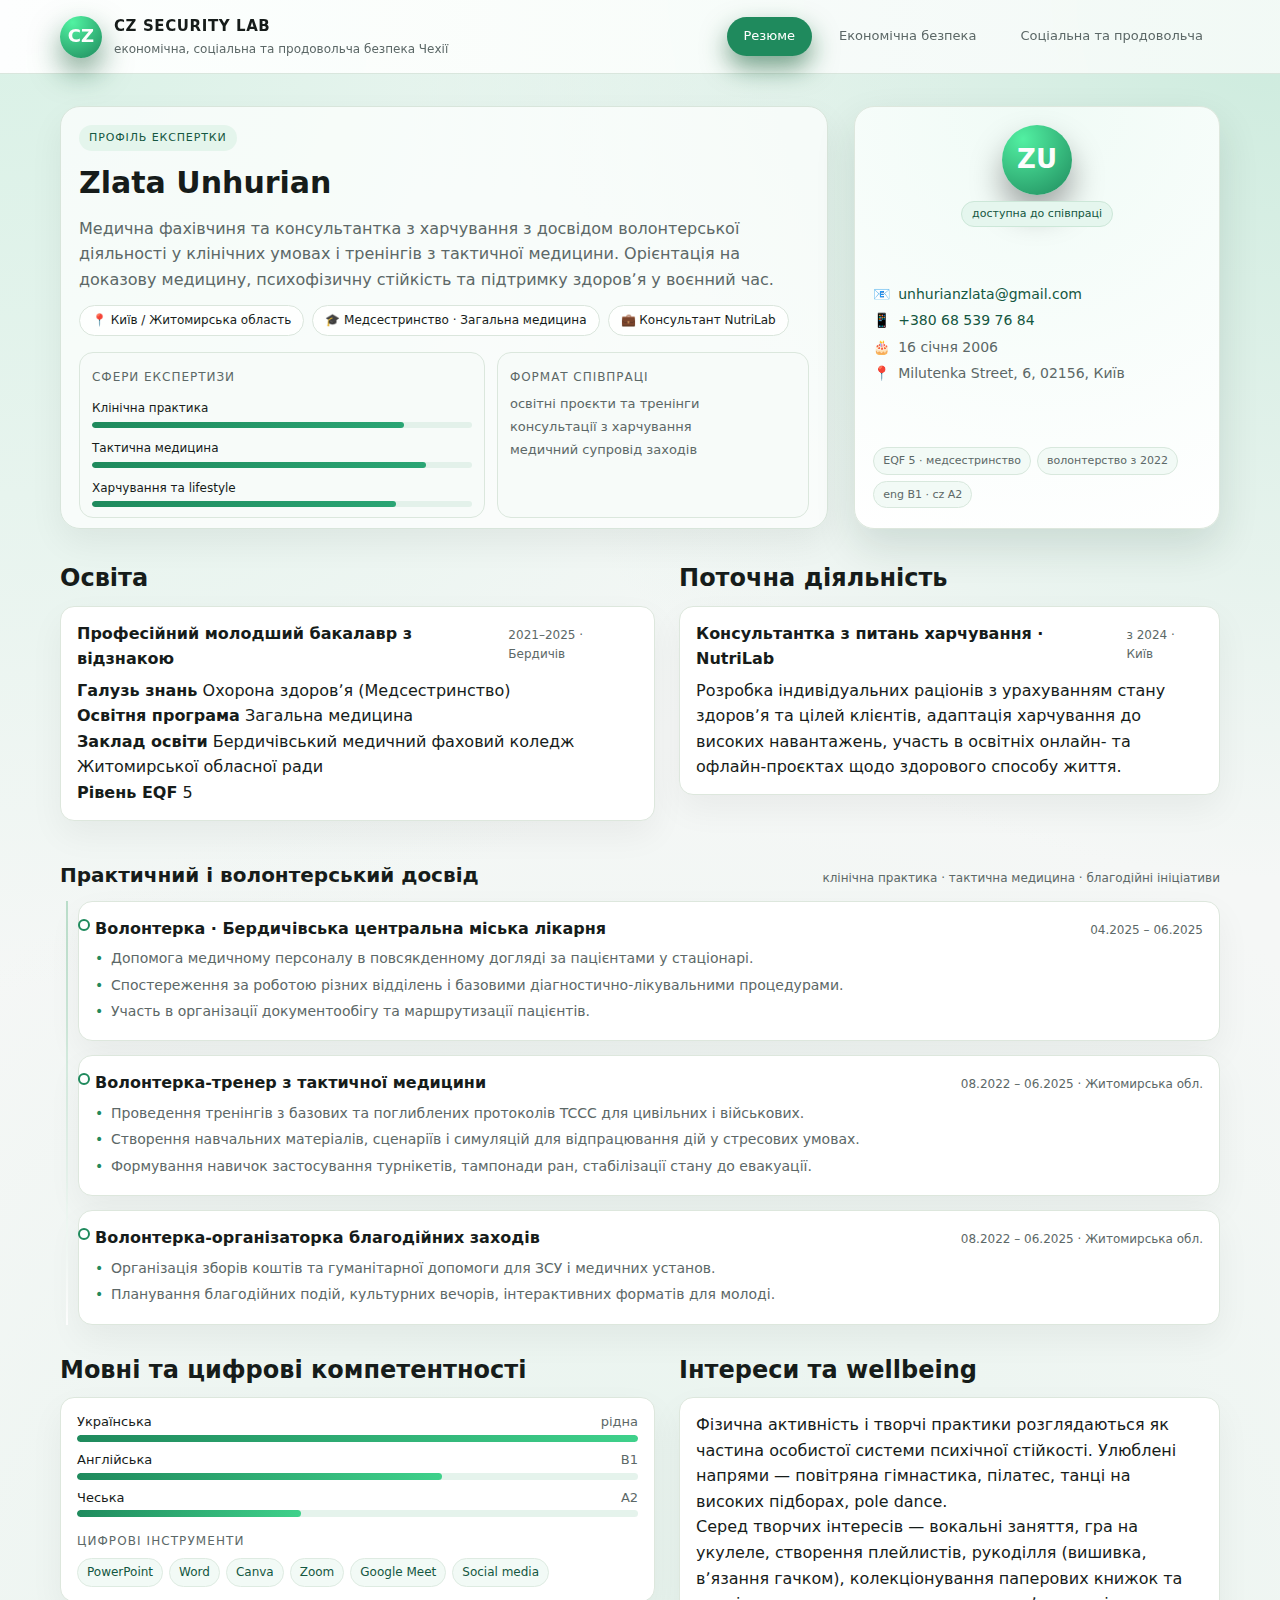
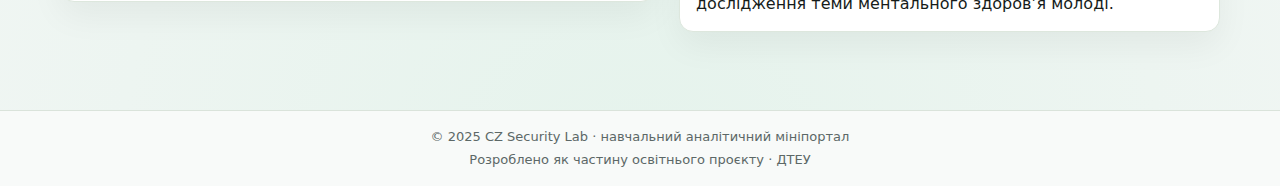
<file: index.html>
<!DOCTYPE html>
<html lang="uk">
<head>
    <meta charset="UTF-8">
    <title>Резюме – Zlata Unhurian | CZ Security Lab</title>
    <meta name="viewport" content="width=device-width, initial-scale=1.0">
    <meta name="description" content="Професійне резюме та короткий профіль Zlata Unhurian у контексті аналітики безпеки Чехії.">
    <link rel="stylesheet" href="css/style.css">
</head>
<body>
<header class="site-header">
    <div class="container header-inner">
        <a href="index.html" class="brand-link">
            <div class="brand-logo">CZ</div>
            <div class="brand-text">
                <span class="brand-title">CZ Security Lab</span>
                <span class="brand-subtitle">економічна, соціальна та продовольча безпека Чехії</span>
            </div>
        </a>
        <nav class="main-nav">
            <button class="nav-toggle" aria-label="Меню">
                <span></span><span></span><span></span>
            </button>
            <ul class="nav-list">
                <li><a href="index.html" class="active">Резюме</a></li>
                <li><a href="finance.html">Економічна безпека</a></li>
                <li><a href="social.html">Соціальна та продовольча</a></li>
            </ul>
        </nav>
    </div>
</header>

<main class="content container">
    <section class="hero hero--resume">
        <div class="hero-main">
            <div class="hero-tag">Профіль експертки</div>
            <h1>Zlata Unhurian</h1>
            <p class="hero-lead">Медична фахівчиня та консультантка з харчування з досвідом волонтерської діяльності у клінічних умовах і тренінгів з тактичної медицини. Орієнтація на доказову медицину, психофізичну стійкість та підтримку здоровʼя у воєнний час.</p>
            <div class="hero-meta-row">
                <div class="meta-pill">📍 Київ / Житомирська область</div>
                <div class="meta-pill">🎓 Медсестринство · Загальна медицина</div>
                <div class="meta-pill">💼 Консультант NutriLab</div>
            </div>
            <div class="hero-infographic">
                <div class="mini-card">
                    <span class="mini-label">Сфери експертизи</span>
                    <div class="mini-bars">
                        <div class="mini-bar">
                            <span>Клінічна практика</span>
                            <div class="bar-track"><div class="bar-fill" style="width: 82%"></div></div>
                        </div>
                        <div class="mini-bar">
                            <span>Тактична медицина</span>
                            <div class="bar-track"><div class="bar-fill" style="width: 88%"></div></div>
                        </div>
                        <div class="mini-bar">
                            <span>Харчування та lifestyle</span>
                            <div class="bar-track"><div class="bar-fill" style="width: 80%"></div></div>
                        </div>
                    </div>
                </div>
                <div class="mini-card">
                    <span class="mini-label">Формат співпраці</span>
                    <ul class="mini-list">
                        <li>освітні проєкти та тренінги</li>
                        <li>консультації з харчування</li>
                        <li>медичний супровід заходів</li>
                    </ul>
                </div>
            </div>
        </div>
        <aside class="hero-aside">
            <div class="avatar-wrapper">
                <div class="avatar-circle">ZU</div>
                <span class="avatar-badge">доступна до співпраці</span>
            </div>
            <ul class="contact-list">
                <li><span>📧</span><a href="mailto:unhurianzlata@gmail.com">unhurianzlata@gmail.com</a></li>
                <li><span>📱</span><a href="tel:+380685397684">+380 68 539 76 84</a></li>
                <li><span>🎂</span>16 січня 2006</li>
                <li><span>📍</span>Milutenka Street, 6, 02156, Київ</li>
            </ul>
            <div class="resume-badges">
                <span>EQF 5 · медсестринство</span>
                <span>волонтерство з 2022</span>
                <span>eng B1 · cz A2</span>
            </div>
        </aside>
    </section>

    <section class="grid-2 gap-24">
        <section class="card-block">
            <h2>Освіта</h2>
            <article class="item-card">
                <header class="item-header">
                    <h3>Професійний молодший бакалавр з відзнакою</h3>
                    <span class="item-dates">2021–2025 · Бердичів</span>
                </header>
                <p><strong>Галузь знань</strong> Охорона здоровʼя (Медсестринство)</p>
                <p><strong>Освітня програма</strong> Загальна медицина</p>
                <p><strong>Заклад освіти</strong> Бердичівський медичний фаховий коледж Житомирської обласної ради</p>
                <p><strong>Рівень EQF</strong> 5</p>
            </article>
        </section>

        <section class="card-block">
            <h2>Поточна діяльність</h2>
            <article class="item-card">
                <header class="item-header">
                    <h3>Консультантка з питань харчування · NutriLab</h3>
                    <span class="item-dates">з 2024 · Київ</span>
                </header>
                <p>Розробка індивідуальних раціонів з урахуванням стану здоровʼя та цілей клієнтів, адаптація харчування до високих навантажень, участь в освітніх онлайн- та офлайн-проєктах щодо здорового способу життя.</p>
            </article>
        </section>
    </section>

    <section class="resume-section">
        <div class="section-header-inline">
            <h2>Практичний і волонтерський досвід</h2>
            <span class="section-note">клінічна практика · тактична медицина · благодійні ініціативи</span>
        </div>

        <div class="timeline">
            <div class="timeline-item">
                <div class="timeline-dot"></div>
                <div class="timeline-content item-card">
                    <header class="item-header">
                        <h3>Волонтерка · Бердичівська центральна міська лікарня</h3>
                        <span class="item-dates">04.2025 – 06.2025</span>
                    </header>
                    <ul class="nice-list">
                        <li>Допомога медичному персоналу в повсякденному догляді за пацієнтами у стаціонарі.</li>
                        <li>Спостереження за роботою різних відділень і базовими діагностично-лікувальними процедурами.</li>
                        <li>Участь в організації документообігу та маршрутизації пацієнтів.</li>
                    </ul>
                </div>
            </div>

            <div class="timeline-item">
                <div class="timeline-dot"></div>
                <div class="timeline-content item-card">
                    <header class="item-header">
                        <h3>Волонтерка-тренер з тактичної медицини</h3>
                        <span class="item-dates">08.2022 – 06.2025 · Житомирська обл.</span>
                    </header>
                    <ul class="nice-list">
                        <li>Проведення тренінгів з базових та поглиблених протоколів TCCC для цивільних і військових.</li>
                        <li>Створення навчальних матеріалів, сценаріїв і симуляцій для відпрацювання дій у стресових умовах.</li>
                        <li>Формування навичок застосування турнікетів, тампонади ран, стабілізації стану до евакуації.</li>
                    </ul>
                </div>
            </div>

            <div class="timeline-item">
                <div class="timeline-dot"></div>
                <div class="timeline-content item-card">
                    <header class="item-header">
                        <h3>Волонтерка-організаторка благодійних заходів</h3>
                        <span class="item-dates">08.2022 – 06.2025 · Житомирська обл.</span>
                    </header>
                    <ul class="nice-list">
                        <li>Організація зборів коштів та гуманітарної допомоги для ЗСУ і медичних установ.</li>
                        <li>Планування благодійних подій, культурних вечорів, інтерактивних форматів для молоді.</li>
                    </ul>
                </div>
            </div>
        </div>
    </section>

    <section class="grid-2 gap-24">
        <section class="card-block">
            <h2>Мовні та цифрові компетентності</h2>
            <div class="item-card">
                <div class="skills-rows">
                    <div class="skill-row">
                        <div class="skill-caption">
                            <span class="skill-name">Українська</span>
                            <span class="skill-level">рідна</span>
                        </div>
                        <div class="skill-track"><div class="skill-fill" style="width: 100%"></div></div>
                    </div>
                    <div class="skill-row">
                        <div class="skill-caption">
                            <span class="skill-name">Англійська</span>
                            <span class="skill-level">B1</span>
                        </div>
                        <div class="skill-track"><div class="skill-fill" style="width: 65%"></div></div>
                    </div>
                    <div class="skill-row">
                        <div class="skill-caption">
                            <span class="skill-name">Чеська</span>
                            <span class="skill-level">A2</span>
                        </div>
                        <div class="skill-track"><div class="skill-fill" style="width: 40%"></div></div>
                    </div>
                </div>

                <div class="tags-block">
                    <span class="tags-title">Цифрові інструменти</span>
                    <ul class="tags">
                        <li>PowerPoint</li>
                        <li>Word</li>
                        <li>Canva</li>
                        <li>Zoom</li>
                        <li>Google Meet</li>
                        <li>Social media</li>
                    </ul>
                </div>
            </div>
        </section>

        <section class="card-block">
            <h2>Інтереси та wellbeing</h2>
            <div class="item-card">
                <p>Фізична активність і творчі практики розглядаються як частина особистої системи психічної стійкості. Улюблені напрями — повітряна гімнастика, пілатес, танці на високих підборах, pole dance.</p>
                <p>Серед творчих інтересів — вокальні заняття, гра на укулеле, створення плейлистів, рукоділля (вишивка, вʼязання гачком), колекціонування паперових книжок та дослідження теми ментального здоровʼя молоді.</p>
            </div>
        </section>
    </section>
</main>

<footer class="site-footer">
    <div class="container footer-inner">
        <p>© 2025 CZ Security Lab · навчальний аналітичний мініпортал</p>
        <p>Розроблено як частину освітнього проєкту · ДТЕУ</p>
    </div>
</footer>

<script src="js/script.js"></script>
</body>
</html>
</file>
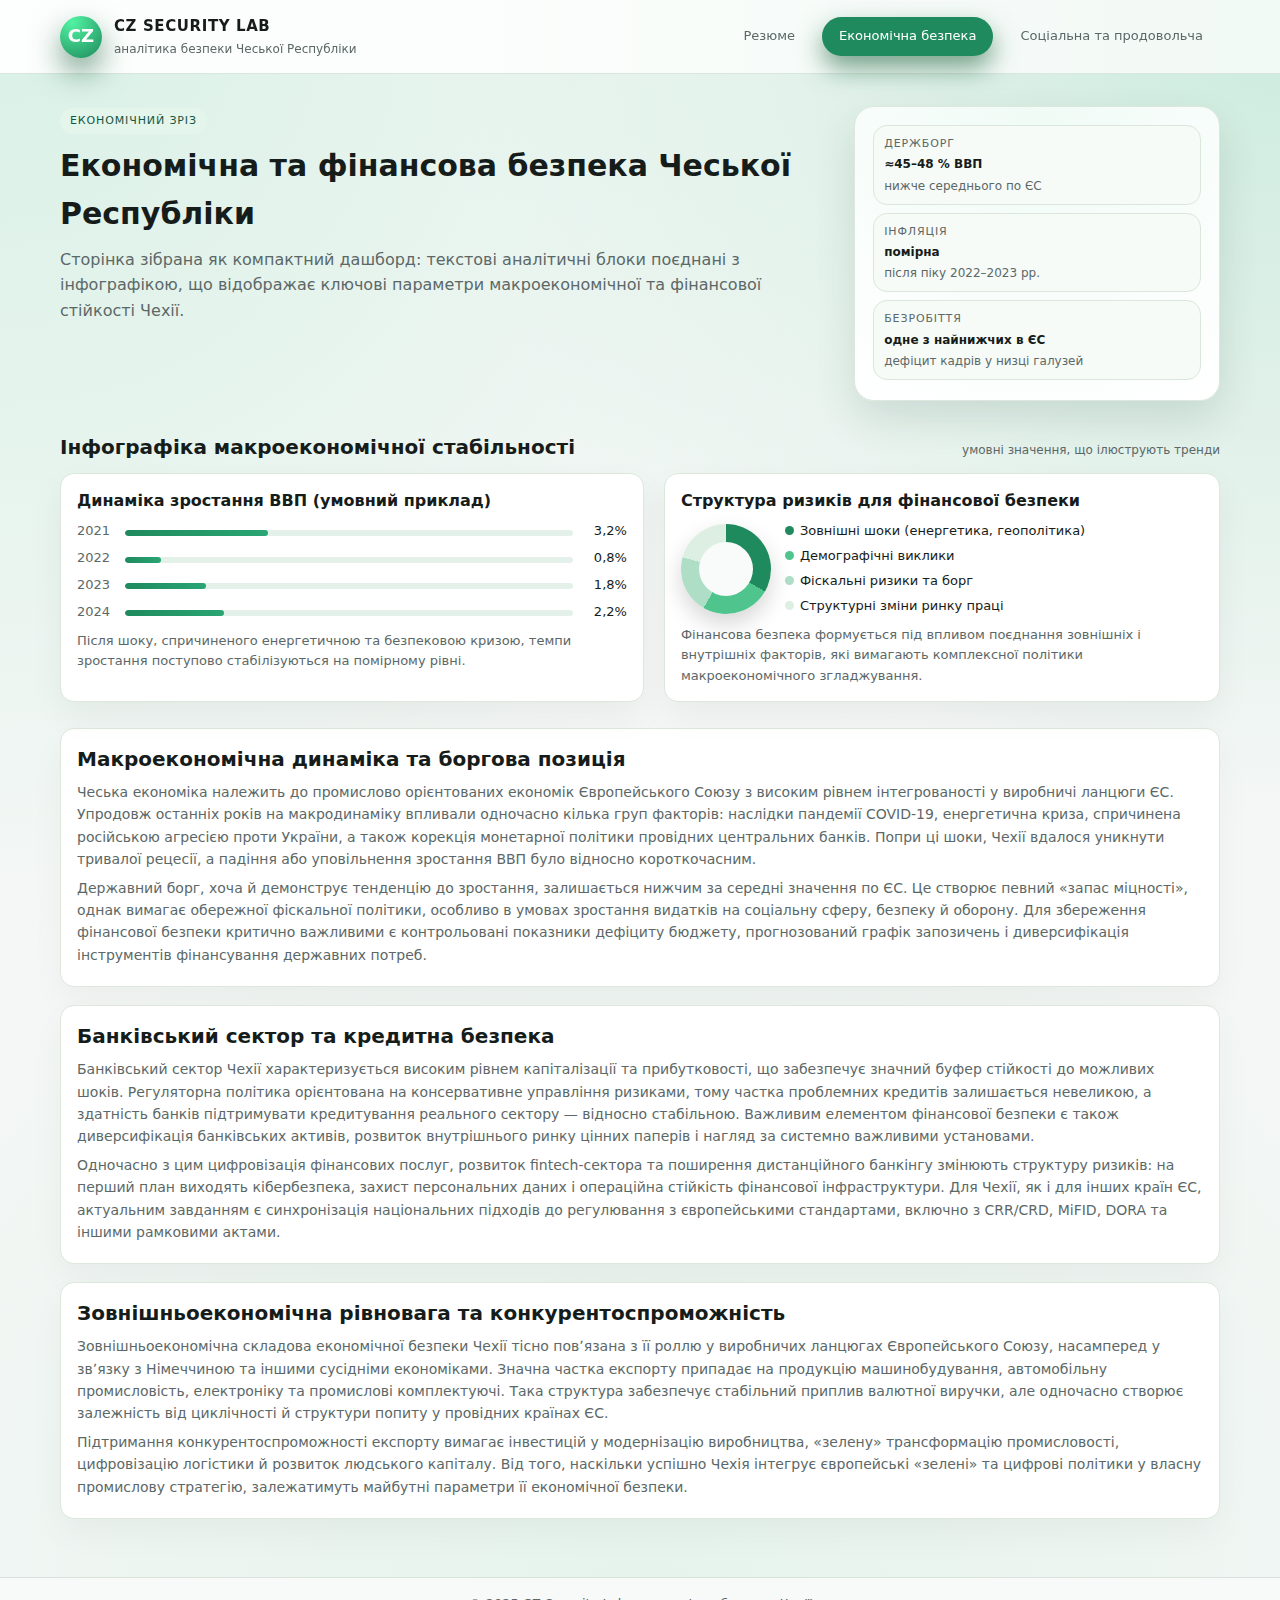
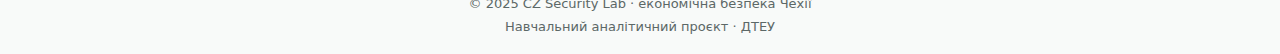
<file: finance.html>
<!DOCTYPE html>
<html lang="uk">
<head>
    <meta charset="UTF-8">
    <title>Економічна безпека Чехії | CZ Security Lab</title>
    <meta name="viewport" content="width=device-width, initial-scale=1.0">
    <meta name="description" content="Аналітичний зріз економічної та фінансової безпеки Чеської Республіки з інфографікою.">
    <link rel="stylesheet" href="css/style.css">
</head>
<body>
<header class="site-header">
    <div class="container header-inner">
        <a href="index.html" class="brand-link">
            <div class="brand-logo">CZ</div>
            <div class="brand-text">
                <span class="brand-title">CZ Security Lab</span>
                <span class="brand-subtitle">аналітика безпеки Чеської Республіки</span>
            </div>
        </a>
        <nav class="main-nav">
            <button class="nav-toggle" aria-label="Меню">
                <span></span><span></span><span></span>
            </button>
            <ul class="nav-list">
                <li><a href="index.html">Резюме</a></li>
                <li><a href="finance.html" class="active">Економічна безпека</a></li>
                <li><a href="social.html">Соціальна та продовольча</a></li>
            </ul>
        </nav>
    </div>
</header>

<main class="content container">
    <section class="hero hero--analytics">
        <div class="hero-main">
            <div class="hero-tag">Економічний зріз</div>
            <h1>Економічна та фінансова безпека Чеської Республіки</h1>
            <p class="hero-lead">Сторінка зібрана як компактний дашборд: текстові аналітичні блоки поєднані з інфографікою, що відображає ключові параметри макроекономічної та фінансової стійкості Чехії.</p>
        </div>
        <aside class="hero-aside hero-aside--compact">
            <div class="kpi-grid">
                <div class="kpi-pill">
                    <span class="kpi-label">Держборг</span>
                    <span class="kpi-value">≈45–48 % ВВП</span>
                    <span class="kpi-note">нижче середнього по ЄС</span>
                </div>
                <div class="kpi-pill">
                    <span class="kpi-label">Інфляція</span>
                    <span class="kpi-value">помірна</span>
                    <span class="kpi-note">після піку 2022–2023 рр.</span>
                </div>
                <div class="kpi-pill">
                    <span class="kpi-label">Безробіття</span>
                    <span class="kpi-value">одне з найнижчих в ЄС</span>
                    <span class="kpi-note">дефіцит кадрів у низці галузей</span>
                </div>
            </div>
        </aside>
    </section>

    <section class="infograph-section">
        <div class="section-header-inline">
            <h2>Інфографіка макроекономічної стабільності</h2>
            <span class="section-note">умовні значення, що ілюструють тренди</span>
        </div>
        <div class="infograph-grid">
            <div class="infograph-card">
                <h3>Динаміка зростання ВВП (умовний приклад)</h3>
                <div class="bar-chart">
                    <div class="bar-row">
                        <span class="bar-label">2021</span>
                        <div class="bar-track"><div class="bar-fill" style="width: 32%"></div></div>
                        <span class="bar-value">3,2%</span>
                    </div>
                    <div class="bar-row">
                        <span class="bar-label">2022</span>
                        <div class="bar-track"><div class="bar-fill" style="width: 8%"></div></div>
                        <span class="bar-value">0,8%</span>
                    </div>
                    <div class="bar-row">
                        <span class="bar-label">2023</span>
                        <div class="bar-track"><div class="bar-fill" style="width: 18%"></div></div>
                        <span class="bar-value">1,8%</span>
                    </div>
                    <div class="bar-row">
                        <span class="bar-label">2024</span>
                        <div class="bar-track"><div class="bar-fill" style="width: 22%"></div></div>
                        <span class="bar-value">2,2%</span>
                    </div>
                </div>
                <p class="infograph-caption">Після шоку, спричиненого енергетичною та безпековою кризою, темпи зростання поступово стабілізуються на помірному рівні.</p>
            </div>

            <div class="infograph-card">
                <h3>Структура ризиків для фінансової безпеки</h3>
                <div class="risk-pie">
                    <div class="risk-pie-circle">
                        <div class="risk-sector risk-sector--a"></div>
                        <div class="risk-sector risk-sector--b"></div>
                        <div class="risk-sector risk-sector--c"></div>
                        <div class="risk-sector risk-sector--d"></div>
                    </div>
                    <ul class="risk-legend">
                        <li><span class="legend-dot legend-a"></span>Зовнішні шоки (енергетика, геополітика)</li>
                        <li><span class="legend-dot legend-b"></span>Демографічні виклики</li>
                        <li><span class="legend-dot legend-c"></span>Фіскальні ризики та борг</li>
                        <li><span class="legend-dot legend-d"></span>Структурні зміни ринку праці</li>
                    </ul>
                </div>
                <p class="infograph-caption">Фінансова безпека формується під впливом поєднання зовнішніх і внутрішніх факторів, які вимагають комплексної політики макроекономічного згладжування.</p>
            </div>
        </div>
    </section>

    <section class="analysis-section">
        <h2>Макроекономічна динаміка та боргова позиція</h2>
        <p>Чеська економіка належить до промислово орієнтованих економік Європейського Союзу з високим рівнем інтегрованості у виробничі ланцюги ЄС. Упродовж останніх років на макродинаміку впливали одночасно кілька груп факторів: наслідки пандемії COVID-19, енергетична криза, спричинена російською агресією проти України, а також корекція монетарної політики провідних центральних банків. Попри ці шоки, Чехії вдалося уникнути тривалої рецесії, а падіння або уповільнення зростання ВВП було відносно короткочасним.</p>
        <p>Державний борг, хоча й демонструє тенденцію до зростання, залишається нижчим за середні значення по ЄС. Це створює певний «запас міцності», однак вимагає обережної фіскальної політики, особливо в умовах зростання видатків на соціальну сферу, безпеку й оборону. Для збереження фінансової безпеки критично важливими є контрольовані показники дефіциту бюджету, прогнозований графік запозичень і диверсифікація інструментів фінансування державних потреб.</p>
    </section>

    <section class="analysis-section">
        <h2>Банківський сектор та кредитна безпека</h2>
        <p>Банківський сектор Чехії характеризується високим рівнем капіталізації та прибутковості, що забезпечує значний буфер стійкості до можливих шоків. Регуляторна політика орієнтована на консервативне управління ризиками, тому частка проблемних кредитів залишається невеликою, а здатність банків підтримувати кредитування реального сектору — відносно стабільною. Важливим елементом фінансової безпеки є також диверсифікація банківських активів, розвиток внутрішнього ринку цінних паперів і нагляд за системно важливими установами.</p>
        <p>Одночасно з цим цифровізація фінансових послуг, розвиток fintech-сектора та поширення дистанційного банкінгу змінюють структуру ризиків: на перший план виходять кібербезпека, захист персональних даних і операційна стійкість фінансової інфраструктури. Для Чехії, як і для інших країн ЄС, актуальним завданням є синхронізація національних підходів до регулювання з європейськими стандартами, включно з CRR/CRD, MiFID, DORA та іншими рамковими актами.</p>
    </section>

    <section class="analysis-section">
        <h2>Зовнішньоекономічна рівновага та конкурентоспроможність</h2>
        <p>Зовнішньоекономічна складова економічної безпеки Чехії тісно повʼязана з її роллю у виробничих ланцюгах Європейського Союзу, насамперед у звʼязку з Німеччиною та іншими сусідніми економіками. Значна частка експорту припадає на продукцію машинобудування, автомобільну промисловість, електроніку та промислові комплектуючі. Така структура забезпечує стабільний приплив валютної виручки, але одночасно створює залежність від циклічності й структури попиту у провідних країнах ЄС.</p>
        <p>Підтримання конкурентоспроможності експорту вимагає інвестицій у модернізацію виробництва, «зелену» трансформацію промисловості, цифровізацію логістики й розвиток людського капіталу. Від того, наскільки успішно Чехія інтегрує європейські «зелені» та цифрові політики у власну промислову стратегію, залежатимуть майбутні параметри її економічної безпеки.</p>
    </section>
</main>

<footer class="site-footer">
    <div class="container footer-inner">
        <p>© 2025 CZ Security Lab · економічна безпека Чехії</p>
        <p>Навчальний аналітичний проєкт · ДТЕУ</p>
    </div>
</footer>

<script src="js/script.js"></script>
</body>
</html>
</file>
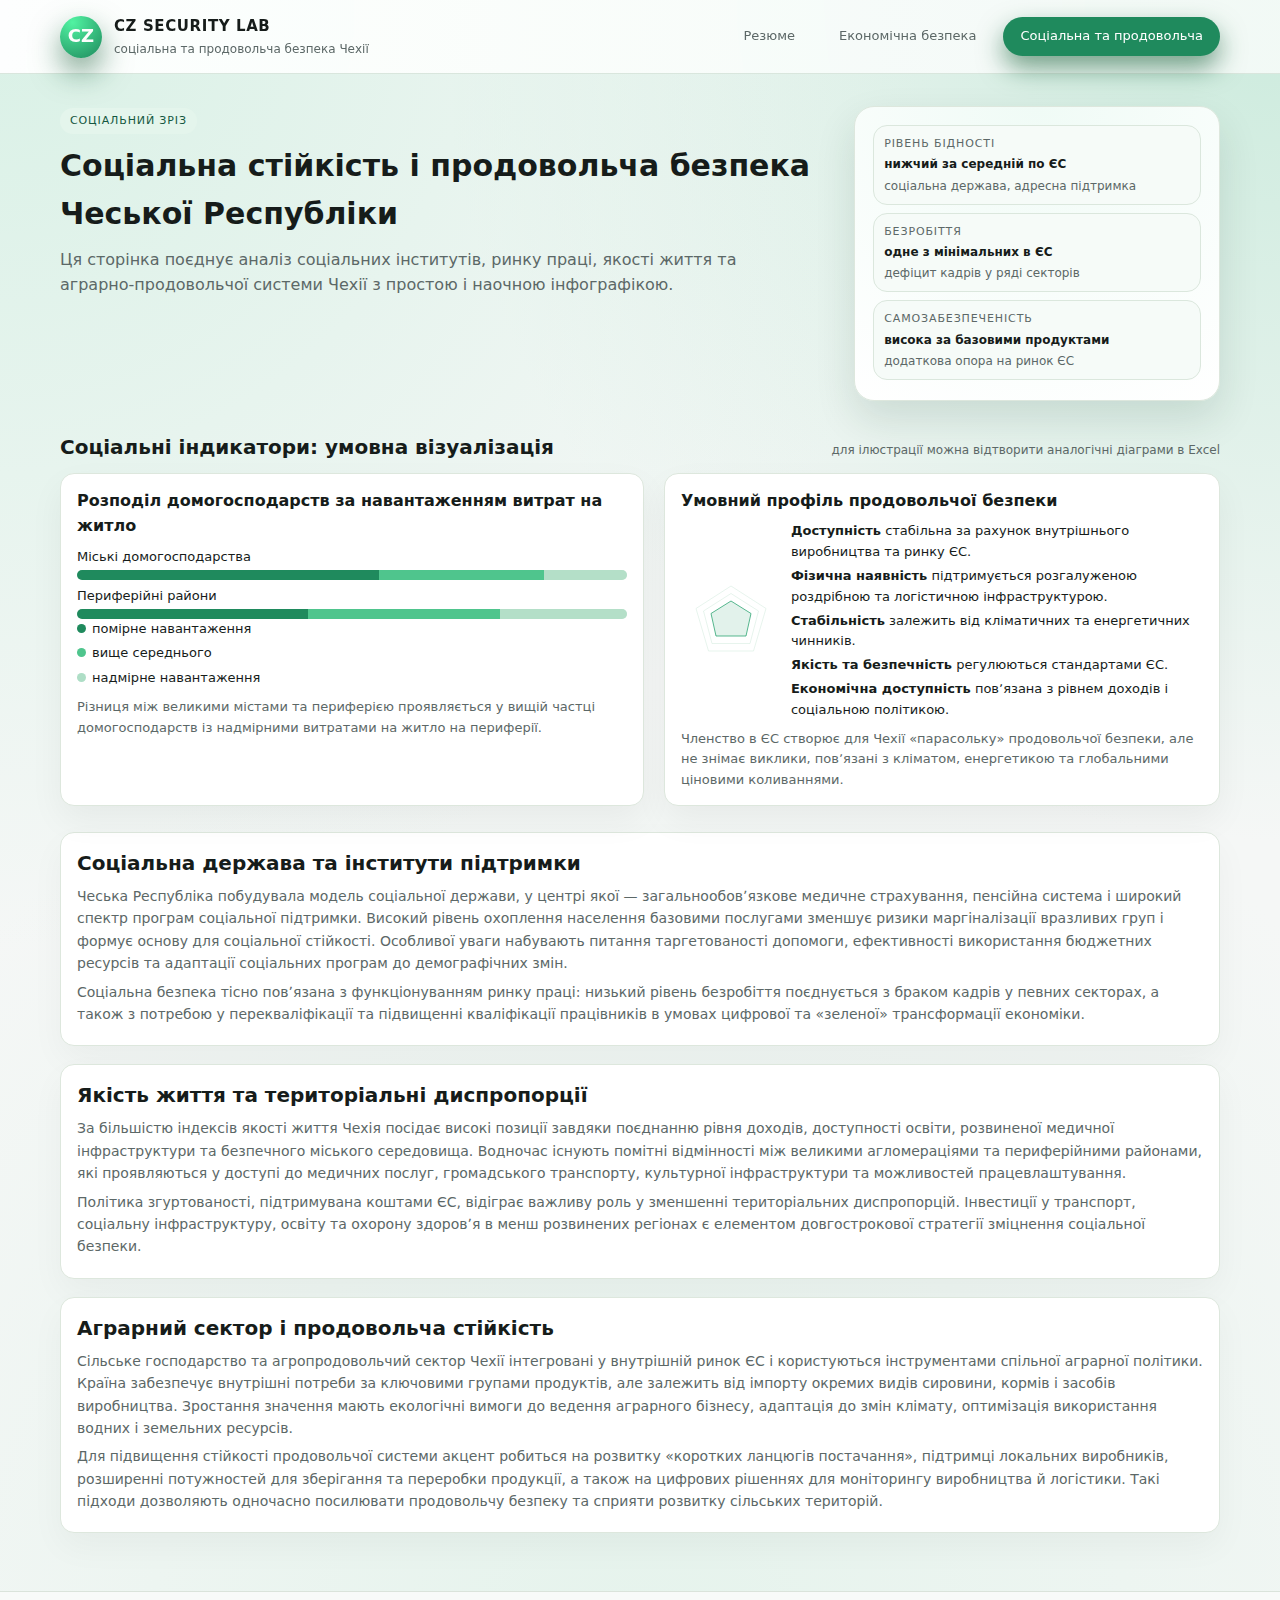
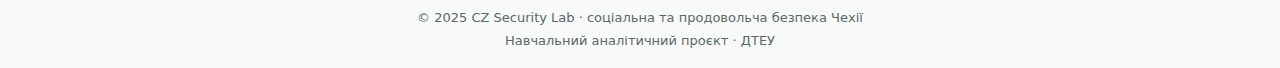
<file: social.html>
<!DOCTYPE html>
<html lang="uk">
<head>
    <meta charset="UTF-8">
    <title>Соціальна та продовольча безпека Чехії | CZ Security Lab</title>
    <meta name="viewport" content="width=device-width, initial-scale=1.0">
    <meta name="description" content="Соціальна стійкість, ринок праці та продовольча безпека Чехії з візуальними індикаторами.">
    <link rel="stylesheet" href="css/style.css">
</head>
<body>
<header class="site-header">
    <div class="container header-inner">
        <a href="index.html" class="brand-link">
            <div class="brand-logo">CZ</div>
            <div class="brand-text">
                <span class="brand-title">CZ Security Lab</span>
                <span class="brand-subtitle">соціальна та продовольча безпека Чехії</span>
            </div>
        </a>
        <nav class="main-nav">
            <button class="nav-toggle" aria-label="Меню">
                <span></span><span></span><span></span>
            </button>
            <ul class="nav-list">
                <li><a href="index.html">Резюме</a></li>
                <li><a href="finance.html">Економічна безпека</a></li>
                <li><a href="social.html" class="active">Соціальна та продовольча</a></li>
            </ul>
        </nav>
    </div>
</header>

<main class="content container">
    <section class="hero hero--analytics">
        <div class="hero-main">
            <div class="hero-tag">Соціальний зріз</div>
            <h1>Соціальна стійкість і продовольча безпека Чеської Республіки</h1>
            <p class="hero-lead">Ця сторінка поєднує аналіз соціальних інститутів, ринку праці, якості життя та аграрно-продовольчої системи Чехії з простою і наочною інфографікою.</p>
        </div>
        <aside class="hero-aside hero-aside--compact">
            <div class="kpi-grid">
                <div class="kpi-pill">
                    <span class="kpi-label">Рівень бідності</span>
                    <span class="kpi-value">нижчий за середній по ЄС</span>
                    <span class="kpi-note">соціальна держава, адресна підтримка</span>
                </div>
                <div class="kpi-pill">
                    <span class="kpi-label">Безробіття</span>
                    <span class="kpi-value">одне з мінімальних в ЄС</span>
                    <span class="kpi-note">дефіцит кадрів у ряді секторів</span>
                </div>
                <div class="kpi-pill">
                    <span class="kpi-label">Самозабезпеченість</span>
                    <span class="kpi-value">висока за базовими продуктами</span>
                    <span class="kpi-note">додаткова опора на ринок ЄС</span>
                </div>
            </div>
        </aside>
    </section>

    <section class="infograph-section">
        <div class="section-header-inline">
            <h2>Соціальні індикатори: умовна візуалізація</h2>
            <span class="section-note">для ілюстрації можна відтворити аналогічні діаграми в Excel</span>
        </div>

        <div class="infograph-grid">
            <div class="infograph-card">
                <h3>Розподіл домогосподарств за навантаженням витрат на житло</h3>
                <div class="stacked-bars">
                    <div class="stack-row">
                        <span class="stack-label">Міські домогосподарства</span>
                        <div class="stack-track">
                            <div class="stack-segment stack-a" style="width: 55%"></div>
                            <div class="stack-segment stack-b" style="width: 30%"></div>
                            <div class="stack-segment stack-c" style="width: 15%"></div>
                        </div>
                    </div>
                    <div class="stack-row">
                        <span class="stack-label">Периферійні райони</span>
                        <div class="stack-track">
                            <div class="stack-segment stack-a" style="width: 42%"></div>
                            <div class="stack-segment stack-b" style="width: 35%"></div>
                            <div class="stack-segment stack-c" style="width: 23%"></div>
                        </div>
                    </div>
                </div>
                <ul class="risk-legend">
                    <li><span class="legend-dot legend-a"></span>помірне навантаження</li>
                    <li><span class="legend-dot legend-b"></span>вище середнього</li>
                    <li><span class="legend-dot legend-c"></span>надмірне навантаження</li>
                </ul>
                <p class="infograph-caption">Різниця між великими містами та периферією проявляється у вищій частці домогосподарств із надмірними витратами на житло на периферії.</p>
            </div>

            <div class="infograph-card">
                <h3>Умовний профіль продовольчої безпеки</h3>
                <div class="radar-wrapper">
                    <svg viewBox="0 0 200 200" class="radar-chart" aria-hidden="true">
                        <polygon points="100,30 170,75 145,160 55,160 30,75"
                                 fill="none" stroke="#cfe8da" stroke-width="1"/>
                        <polygon points="100,45 155,80 138,145 62,145 45,80"
                                 fill="none" stroke="#cfe8da" stroke-width="1"/>
                        <polygon points="100,60 140,85 130,130 70,130 60,85"
                                 fill="#22a06b22" stroke="#22a06b" stroke-width="1.5"/>
                    </svg>
                    <ul class="radar-legend">
                        <li><strong>Доступність</strong> стабільна за рахунок внутрішнього виробництва та ринку ЄС.</li>
                        <li><strong>Фізична наявність</strong> підтримується розгалуженою роздрібною та логістичною інфраструктурою.</li>
                        <li><strong>Стабільність</strong> залежить від кліматичних та енергетичних чинників.</li>
                        <li><strong>Якість та безпечність</strong> регулюються стандартами ЄС.</li>
                        <li><strong>Економічна доступність</strong> повʼязана з рівнем доходів і соціальною політикою.</li>
                    </ul>
                </div>
                <p class="infograph-caption">Членство в ЄС створює для Чехії «парасольку» продовольчої безпеки, але не знімає виклики, повʼязані з кліматом, енергетикою та глобальними ціновими коливаннями.</p>
            </div>
        </div>
    </section>

    <section class="analysis-section">
        <h2>Соціальна держава та інститути підтримки</h2>
        <p>Чеська Республіка побудувала модель соціальної держави, у центрі якої — загальнообовʼязкове медичне страхування, пенсійна система і широкий спектр програм соціальної підтримки. Високий рівень охоплення населення базовими послугами зменшує ризики маргіналізації вразливих груп і формує основу для соціальної стійкості. Особливої уваги набувають питання таргетованості допомоги, ефективності використання бюджетних ресурсів та адаптації соціальних програм до демографічних змін.</p>
        <p>Соціальна безпека тісно повʼязана з функціонуванням ринку праці: низький рівень безробіття поєднується з браком кадрів у певних секторах, а також з потребою у перекваліфікації та підвищенні кваліфікації працівників в умовах цифрової та «зеленої» трансформації економіки.</p>
    </section>

    <section class="analysis-section">
        <h2>Якість життя та територіальні диспропорції</h2>
        <p>За більшістю індексів якості життя Чехія посідає високі позиції завдяки поєднанню рівня доходів, доступності освіти, розвиненої медичної інфраструктури та безпечного міського середовища. Водночас існують помітні відмінності між великими агломераціями та периферійними районами, які проявляються у доступі до медичних послуг, громадського транспорту, культурної інфраструктури та можливостей працевлаштування.</p>
        <p>Політика згуртованості, підтримувана коштами ЄС, відіграє важливу роль у зменшенні територіальних диспропорцій. Інвестиції у транспорт, соціальну інфраструктуру, освіту та охорону здоровʼя в менш розвинених регіонах є елементом довгострокової стратегії зміцнення соціальної безпеки.</p>
    </section>

    <section class="analysis-section">
        <h2>Аграрний сектор і продовольча стійкість</h2>
        <p>Сільське господарство та агропродовольчий сектор Чехії інтегровані у внутрішній ринок ЄС і користуються інструментами спільної аграрної політики. Країна забезпечує внутрішні потреби за ключовими групами продуктів, але залежить від імпорту окремих видів сировини, кормів і засобів виробництва. Зростання значення мають екологічні вимоги до ведення аграрного бізнесу, адаптація до змін клімату, оптимізація використання водних і земельних ресурсів.</p>
        <p>Для підвищення стійкості продовольчої системи акцент робиться на розвитку «коротких ланцюгів постачання», підтримці локальних виробників, розширенні потужностей для зберігання та переробки продукції, а також на цифрових рішеннях для моніторингу виробництва й логістики. Такі підходи дозволяють одночасно посилювати продовольчу безпеку та сприяти розвитку сільських територій.</p>
    </section>
</main>

<footer class="site-footer">
    <div class="container footer-inner">
        <p>© 2025 CZ Security Lab · соціальна та продовольча безпека Чехії</p>
        <p>Навчальний аналітичний проєкт · ДТЕУ</p>
    </div>
</footer>

<script src="js/script.js"></script>
</body>
</html>
</file>
<file: css/style.css>
*,
*::before,
*::after {
    box-sizing: border-box;
    margin: 0;
    padding: 0;
}

:root {
    --green-main: #1f8a5d;
    --green-main-soft: #2aa574;
    --green-dark: #145741;
    --green-light: #e7f5ee;
    --green-soft: #cde7d8;
    --bg-main: #f5f7f6;
    --bg-elevated: #ffffff;
    --border-soft: #dde7dd;
    --text-main: #161c1a;
    --text-muted: #5c6867;
    --accent-soft: #22a06b22;
    --white: #ffffff;
    --shadow-soft: 0 18px 40px rgba(4, 53, 31, 0.12);
    --radius-lg: 20px;
    --radius-md: 14px;
    --radius-sm: 9px;
}

html {
    scroll-behavior: smooth;
}

body {
    font-family: system-ui, -apple-system, BlinkMacSystemFont, "SF Pro Text", "Segoe UI", sans-serif;
    background:
        radial-gradient(circle at 0% 0%, #d9f1e6 0, transparent 45%),
        radial-gradient(circle at 100% 0%, #ccebdd 0, transparent 40%),
        radial-gradient(circle at 50% 100%, #e5f3ec 0, transparent 55%),
        #f5f7f6;
    color: var(--text-main);
    line-height: 1.6;
}

.container {
    width: min(1160px, 100%);
    margin: 0 auto;
    padding: 0 18px;
}

/* HEADER */

.site-header {
    position: sticky;
    top: 0;
    z-index: 50;
    background: linear-gradient(90deg, #ffffffee, #f4faf7ee);
    backdrop-filter: blur(10px);
    border-bottom: 1px solid #d9e6dd;
}

.header-inner {
    display: flex;
    align-items: center;
    justify-content: space-between;
    padding: 14px 0;
    gap: 18px;
}

.brand-link {
    display: inline-flex;
    align-items: center;
    gap: 12px;
    text-decoration: none;
    color: inherit;
}

.brand-logo {
    width: 42px;
    height: 42px;
    border-radius: 999px;
    background:
        radial-gradient(circle at 30% 15%, #51f3a2, #1f8a5d);
    display: flex;
    align-items: center;
    justify-content: center;
    color: #fdfdfd;
    font-weight: 700;
    box-shadow: 0 14px 30px rgba(11, 84, 45, 0.55);
    font-size: 18px;
}

.brand-text {
    display: flex;
    flex-direction: column;
    gap: 2px;
}

.brand-title {
    font-weight: 700;
    font-size: 15px;
    letter-spacing: 0.04em;
    text-transform: uppercase;
}

.brand-subtitle {
    font-size: 12px;
    color: var(--text-muted);
}

/* NAV */

.main-nav {
    display: flex;
    align-items: center;
    gap: 14px;
}

.nav-list {
    list-style: none;
    display: flex;
    gap: 10px;
}

.nav-list a {
    display: inline-flex;
    align-items: center;
    padding: 8px 16px;
    border-radius: 999px;
    border: 1px solid transparent;
    font-size: 13px;
    color: var(--text-muted);
    text-decoration: none;
    background: transparent;
    transition: 0.18s ease-in-out;
}

.nav-list a:hover {
    background: var(--green-light);
    border-color: var(--green-soft);
    color: var(--green-dark);
}

.nav-list a.active {
    background: var(--green-main);
    color: #fefefe;
    box-shadow: 0 12px 26px rgba(7, 85, 44, 0.55);
}

.nav-toggle {
    display: none;
    flex-direction: column;
    gap: 4px;
    padding: 7px 9px;
    border-radius: 999px;
    border: 1px solid #d7e5dd;
    background: #ffffff;
}

.nav-toggle span {
    width: 18px;
    height: 2px;
    border-radius: 99px;
    background: var(--green-dark);
}

/* CONTENT LAYOUT */

.content {
    padding: 32px 0 40px;
}

.hero {
    display: grid;
    grid-template-columns: minmax(0, 2.1fr) minmax(260px, 1fr);
    gap: 26px;
    align-items: stretch;
    margin-bottom: 30px;
}

.hero-main h1 {
    font-size: clamp(26px, 3.2vw, 30px);
    margin-bottom: 9px;
}

.hero-lead {
    color: var(--text-muted);
    max-width: 720px;
    margin-bottom: 12px;
}

.hero-tag {
    display: inline-flex;
    align-items: center;
    padding: 4px 10px;
    border-radius: 999px;
    background: #e4f5ec;
    color: var(--green-dark);
    font-size: 11px;
    text-transform: uppercase;
    letter-spacing: 0.08em;
    margin-bottom: 8px;
}

.hero-meta-row {
    display: flex;
    flex-wrap: wrap;
    gap: 8px;
    margin-bottom: 16px;
}

.meta-pill {
    padding: 5px 12px;
    border-radius: 999px;
    background: rgba(255,255,255,0.8);
    border: 1px solid #dbe6dd;
    font-size: 12px;
}

.hero-aside {
    background: radial-gradient(circle at top, #f0fbf6, #ffffff);
    border-radius: var(--radius-lg);
    padding: 18px 18px 20px;
    border: 1px solid var(--border-soft);
    box-shadow: var(--shadow-soft);
    display: flex;
    flex-direction: column;
    justify-content: space-between;
}

.hero-aside--compact {
    justify-content: flex-start;
    gap: 10px;
}

/* HERO RESUME */

.hero--resume .hero-main {
    padding: 16px 18px 10px;
    background: rgba(255,255,255,0.7);
    border-radius: var(--radius-lg);
    border: 1px solid #d8e5db;
    box-shadow: 0 14px 34px rgba(0,0,0,0.06);
}

.hero-infographic {
    display: grid;
    grid-template-columns: minmax(0, 1.3fr) minmax(0, 1fr);
    gap: 12px;
    margin-top: 8px;
}

.mini-card {
    background: #f7fbf9;
    border-radius: var(--radius-md);
    border: 1px solid #dbe7dd;
    padding: 10px 12px;
}

.mini-label {
    font-size: 12px;
    color: var(--text-muted);
    text-transform: uppercase;
    letter-spacing: 0.08em;
}

.mini-bars {
    margin-top: 6px;
    display: flex;
    flex-direction: column;
    gap: 6px;
}

.mini-bar span {
    font-size: 12px;
    color: var(--text-main);
}

.bar-track {
    width: 100%;
    height: 6px;
    border-radius: 999px;
    background: #e3f1ea;
    overflow: hidden;
    margin-top: 2px;
}

.bar-fill {
    height: 100%;
    border-radius: 999px;
    background: linear-gradient(90deg, var(--green-main), var(--green-main-soft));
}

.mini-list {
    list-style: none;
    margin-top: 6px;
    font-size: 13px;
    color: var(--text-muted);
}

.mini-list li + li {
    margin-top: 2px;
}

/* AVATAR / CONTACT */

.avatar-wrapper {
    display: flex;
    flex-direction: column;
    align-items: center;
    gap: 6px;
    margin-bottom: 10px;
}

.avatar-circle {
    width: 70px;
    height: 70px;
    border-radius: 999px;
    background:
        radial-gradient(circle at 30% 20%, #52f0a2, #1f8a5d);
    display: flex;
    align-items: center;
    justify-content: center;
    font-weight: 700;
    font-size: 26px;
    color: #fdfdfd;
    box-shadow: 0 18px 32px rgba(0,0,0,0.35);
}

.avatar-badge {
    font-size: 11px;
    padding: 3px 10px;
    border-radius: 999px;
    background: #e5f6ee;
    color: var(--green-dark);
    border: 1px solid #cce7d8;
}

.contact-list {
    list-style: none;
    font-size: 14px;
    margin-bottom: 8px;
}

.contact-list li {
    display: flex;
    align-items: baseline;
    gap: 8px;
    color: var(--text-muted);
    margin-bottom: 4px;
}

.contact-list a {
    color: var(--green-dark);
    text-decoration: none;
}

.contact-list a:hover {
    text-decoration: underline;
}

.resume-badges {
    display: flex;
    flex-wrap: wrap;
    gap: 6px;
    margin-top: 4px;
}

.resume-badges span {
    font-size: 11px;
    padding: 4px 9px;
    border-radius: 999px;
    background: #f2faf6;
    border: 1px solid #d8e8dd;
    color: var(--text-muted);
}

/* GENERIC SECTIONS */

.resume-section {
    margin-bottom: 26px;
}

.section-header-inline {
    display: flex;
    flex-wrap: wrap;
    align-items: baseline;
    justify-content: space-between;
    gap: 8px;
    margin-bottom: 10px;
}

.resume-section h2,
.analysis-section h2,
.infograph-section h2 {
    font-size: 20px;
}

.section-note {
    font-size: 12px;
    color: var(--text-muted);
}

.card-block h2 {
    margin-bottom: 8px;
}

/* CARDS */

.item-card {
    background: var(--bg-elevated);
    border-radius: var(--radius-md);
    border: 1px solid var(--border-soft);
    padding: 14px 16px;
    box-shadow: 0 14px 34px rgba(0,0,0,0.05);
    margin-bottom: 12px;
}

.item-header {
    display: flex;
    justify-content: space-between;
    align-items: baseline;
    gap: 12px;
    margin-bottom: 6px;
}

.item-header h3 {
    font-size: 16px;
}

.item-dates {
    font-size: 12px;
    color: var(--text-muted);
}

.nice-list {
    list-style: none;
    margin-top: 4px;
}

.nice-list li {
    position: relative;
    padding-left: 16px;
    font-size: 14px;
    color: var(--text-muted);
    margin-bottom: 4px;
}

.nice-list li::before {
    content: "•";
    position: absolute;
    left: 0;
    top: 0;
    color: var(--green-main);
}

/* GRID */

.grid-2 {
    display: grid;
    grid-template-columns: minmax(0, 1.1fr) minmax(0, 1fr);
}

.gap-24 {
    gap: 24px;
    margin-bottom: 26px;
}

/* TIMELINE */

.timeline {
    position: relative;
    padding-left: 18px;
}

.timeline::before {
    content: "";
    position: absolute;
    left: 6px;
    top: 0;
    bottom: 0;
    width: 2px;
    background: linear-gradient(to bottom, #b9ddc9, #ffffff);
}

.timeline-item {
    position: relative;
    margin-bottom: 14px;
}

.timeline-dot {
    position: absolute;
    left: 0;
    top: 18px;
    width: 12px;
    height: 12px;
    border-radius: 999px;
    background: #ffffff;
    border: 2px solid var(--green-main);
}

/* SKILLS */

.skills-rows {
    display: flex;
    flex-direction: column;
    gap: 8px;
    margin-bottom: 10px;
}

.skill-row {
    font-size: 13px;
}

.skill-caption {
    display: flex;
    justify-content: space-between;
    align-items: baseline;
    margin-bottom: 2px;
}

.skill-name {
    font-weight: 500;
}

.skill-level {
    color: var(--text-muted);
}

.skill-track {
    width: 100%;
    height: 7px;
    border-radius: 999px;
    background: #e5f3ec;
    overflow: hidden;
}

.skill-fill {
    height: 100%;
    border-radius: 999px;
    background: linear-gradient(90deg, var(--green-main), #3fd18b);
}

.tags-block {
    margin-top: 6px;
}

.tags-title {
    font-size: 12px;
    text-transform: uppercase;
    letter-spacing: 0.09em;
    color: var(--text-muted);
}

.tags {
    list-style: none;
    display: flex;
    flex-wrap: wrap;
    gap: 6px;
    margin-top: 5px;
}

.tags li {
    font-size: 12px;
    padding: 4px 9px;
    border-radius: 999px;
    background: #f2faf6;
    border: 1px solid #deebe2;
    color: var(--green-dark);
}

/* KPI GRID */

.kpi-grid {
    display: grid;
    grid-template-columns: minmax(0, 1fr);
    gap: 8px;
}

.kpi-pill {
    padding: 8px 10px;
    border-radius: var(--radius-md);
    background: #f6fbf8;
    border: 1px solid #dbe7dd;
    font-size: 12px;
}

.kpi-label {
    text-transform: uppercase;
    letter-spacing: 0.08em;
    color: var(--text-muted);
    font-size: 11px;
}

.kpi-value {
    display: block;
    font-weight: 600;
    margin: 2px 0;
}

.kpi-note {
    color: var(--text-muted);
}

/* INFOGRAPH SECTIONS */

.infograph-section {
    margin-bottom: 26px;
}

.infograph-grid {
    display: grid;
    grid-template-columns: minmax(0, 1.05fr) minmax(0, 1fr);
    gap: 20px;
    margin-top: 10px;
}

.infograph-card {
    background: var(--bg-elevated);
    border-radius: var(--radius-md);
    border: 1px solid var(--border-soft);
    padding: 14px 16px;
    box-shadow: 0 14px 34px rgba(0,0,0,0.05);
    font-size: 14px;
}

.infograph-card h3 {
    font-size: 16px;
    margin-bottom: 8px;
}

.infograph-caption {
    margin-top: 8px;
    font-size: 13px;
    color: var(--text-muted);
}

/* BAR CHART */

.bar-chart {
    margin-top: 6px;
    display: flex;
    flex-direction: column;
    gap: 6px;
}

.bar-row {
    display: grid;
    grid-template-columns: 42px minmax(0, 1fr) 48px;
    align-items: center;
    gap: 6px;
    font-size: 13px;
}

.bar-label {
    color: var(--text-muted);
}

.bar-value {
    text-align: right;
    font-variant-numeric: tabular-nums;
}

/* PIE / RISK */

.risk-pie {
    display: flex;
    gap: 14px;
    align-items: center;
    margin-top: 6px;
}

.risk-pie-circle {
    position: relative;
    width: 90px;
    height: 90px;
    border-radius: 999px;
    background: conic-gradient(
        #1f8a5d 0 120deg,
        #4fc58d 120deg 210deg,
        #aedec6 210deg 285deg,
        #ddeee3 285deg 360deg
    );
    box-shadow: 0 10px 22px rgba(0,0,0,0.16);
}

.risk-pie-circle::after {
    content: "";
    position: absolute;
    inset: 18px;
    border-radius: 999px;
    background: #f9fbfa;
}

.risk-legend {
    list-style: none;
    font-size: 13px;
}

.risk-legend li + li {
    margin-top: 4px;
}

.legend-dot {
    display: inline-block;
    width: 9px;
    height: 9px;
    border-radius: 999px;
    margin-right: 6px;
}

.legend-a { background: #1f8a5d; }
.legend-b { background: #4fc58d; }
.legend-c { background: #aedec6; }
.legend-d { background: #ddeee3; }

/* STACKED BARS */

.stacked-bars {
    margin-top: 6px;
    display: flex;
    flex-direction: column;
    gap: 6px;
}

.stack-row {
    font-size: 13px;
}

.stack-label {
    display: block;
    margin-bottom: 2px;
}

.stack-track {
    width: 100%;
    height: 10px;
    border-radius: 999px;
    overflow: hidden;
    background: #e2f1ea;
    display: flex;
}

.stack-segment {
    height: 100%;
}

.stack-a { background: #1f8a5d; }
.stack-b { background: #4fc58d; }
.stack-c { background: #b4dfc8; }

/* RADAR */

.radar-wrapper {
    display: grid;
    grid-template-columns: 100px minmax(0, 1fr);
    gap: 10px;
    align-items: center;
    margin-top: 6px;
}

.radar-chart {
    max-width: 100%;
    height: auto;
}

.radar-legend {
    list-style: none;
    font-size: 13px;
}

.radar-legend li + li {
    margin-top: 3px;
}

/* ANALYSIS SECTIONS */

.analysis-section {
    background: var(--bg-elevated);
    border-radius: var(--radius-md);
    border: 1px solid var(--border-soft);
    padding: 14px 16px;
    box-shadow: 0 14px 34px rgba(0,0,0,0.04);
    margin-bottom: 18px;
    font-size: 14px;
}

.analysis-section h2 {
    margin-bottom: 6px;
}

.analysis-section p {
    color: var(--text-muted);
    margin-bottom: 6px;
}

/* FOOTER */

.site-footer {
    border-top: 1px solid #dae3db;
    background: #f8faf9;
}

.footer-inner {
    padding: 16px 0;
    text-align: center;
    font-size: 13px;
    color: var(--text-muted);
}

.footer-inner p + p {
    margin-top: 2px;
}

/* RESPONSIVE */

@media (max-width: 880px) {
    .hero {
        grid-template-columns: minmax(0, 1fr);
    }

    .hero-aside {
        order: -1;
    }

    .infograph-grid {
        grid-template-columns: minmax(0, 1fr);
    }

    .grid-2 {
        grid-template-columns: minmax(0, 1fr);
    }

    .header-inner {
        flex-wrap: wrap;
    }

    .nav-toggle {
        display: inline-flex;
    }

    .nav-list {
        position: absolute;
        right: 18px;
        top: 60px;
        flex-direction: column;
        background: #ffffff;
        border-radius: var(--radius-md);
        padding: 10px;
        gap: 4px;
        min-width: 210px;
        box-shadow: var(--shadow-soft);
        border: 1px solid #dbe6dd;
        display: none;
    }

    .nav-list.nav-open {
        display: flex;
    }
}

@media (max-width: 520px) {
    .hero-main {
        padding: 10px 12px !important;
    }

    .hero-infographic {
        grid-template-columns: minmax(0, 1fr);
    }

    .brand-subtitle {
        max-width: 180px;
    }
}
</file>
